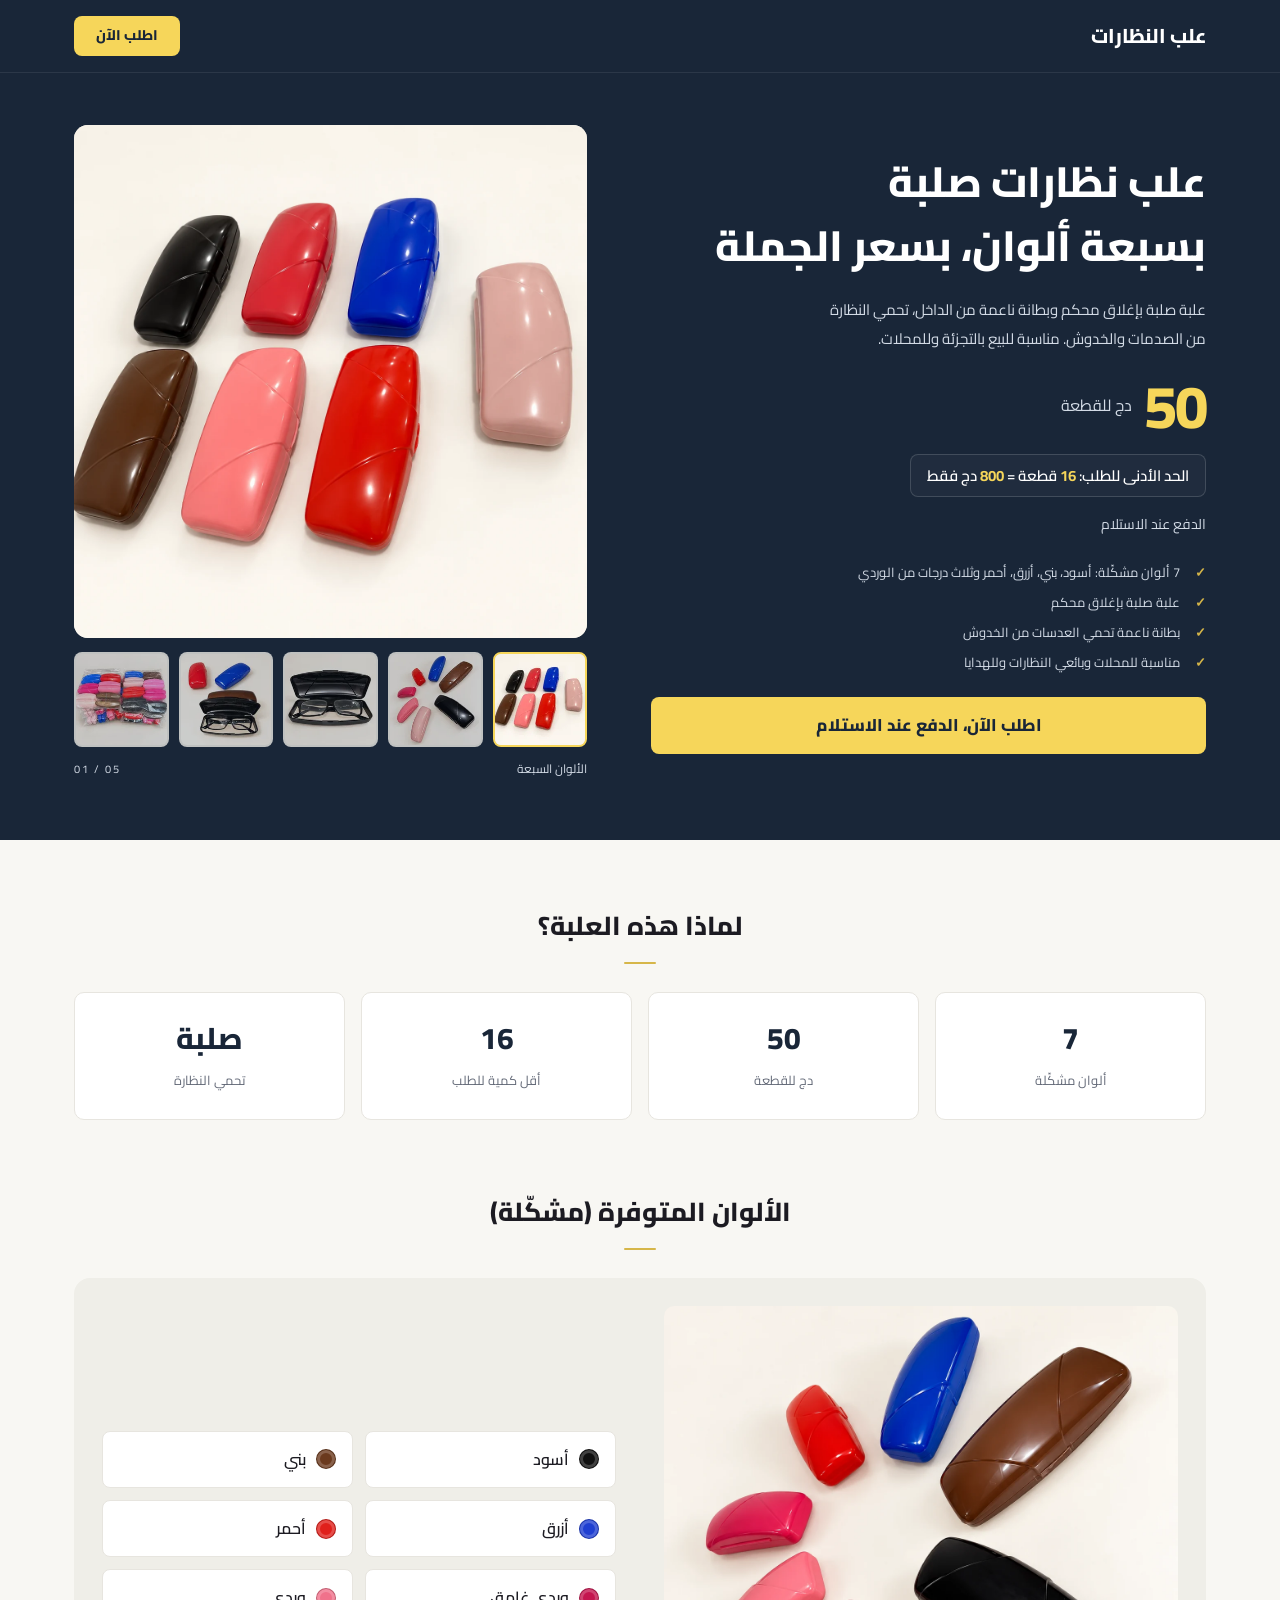
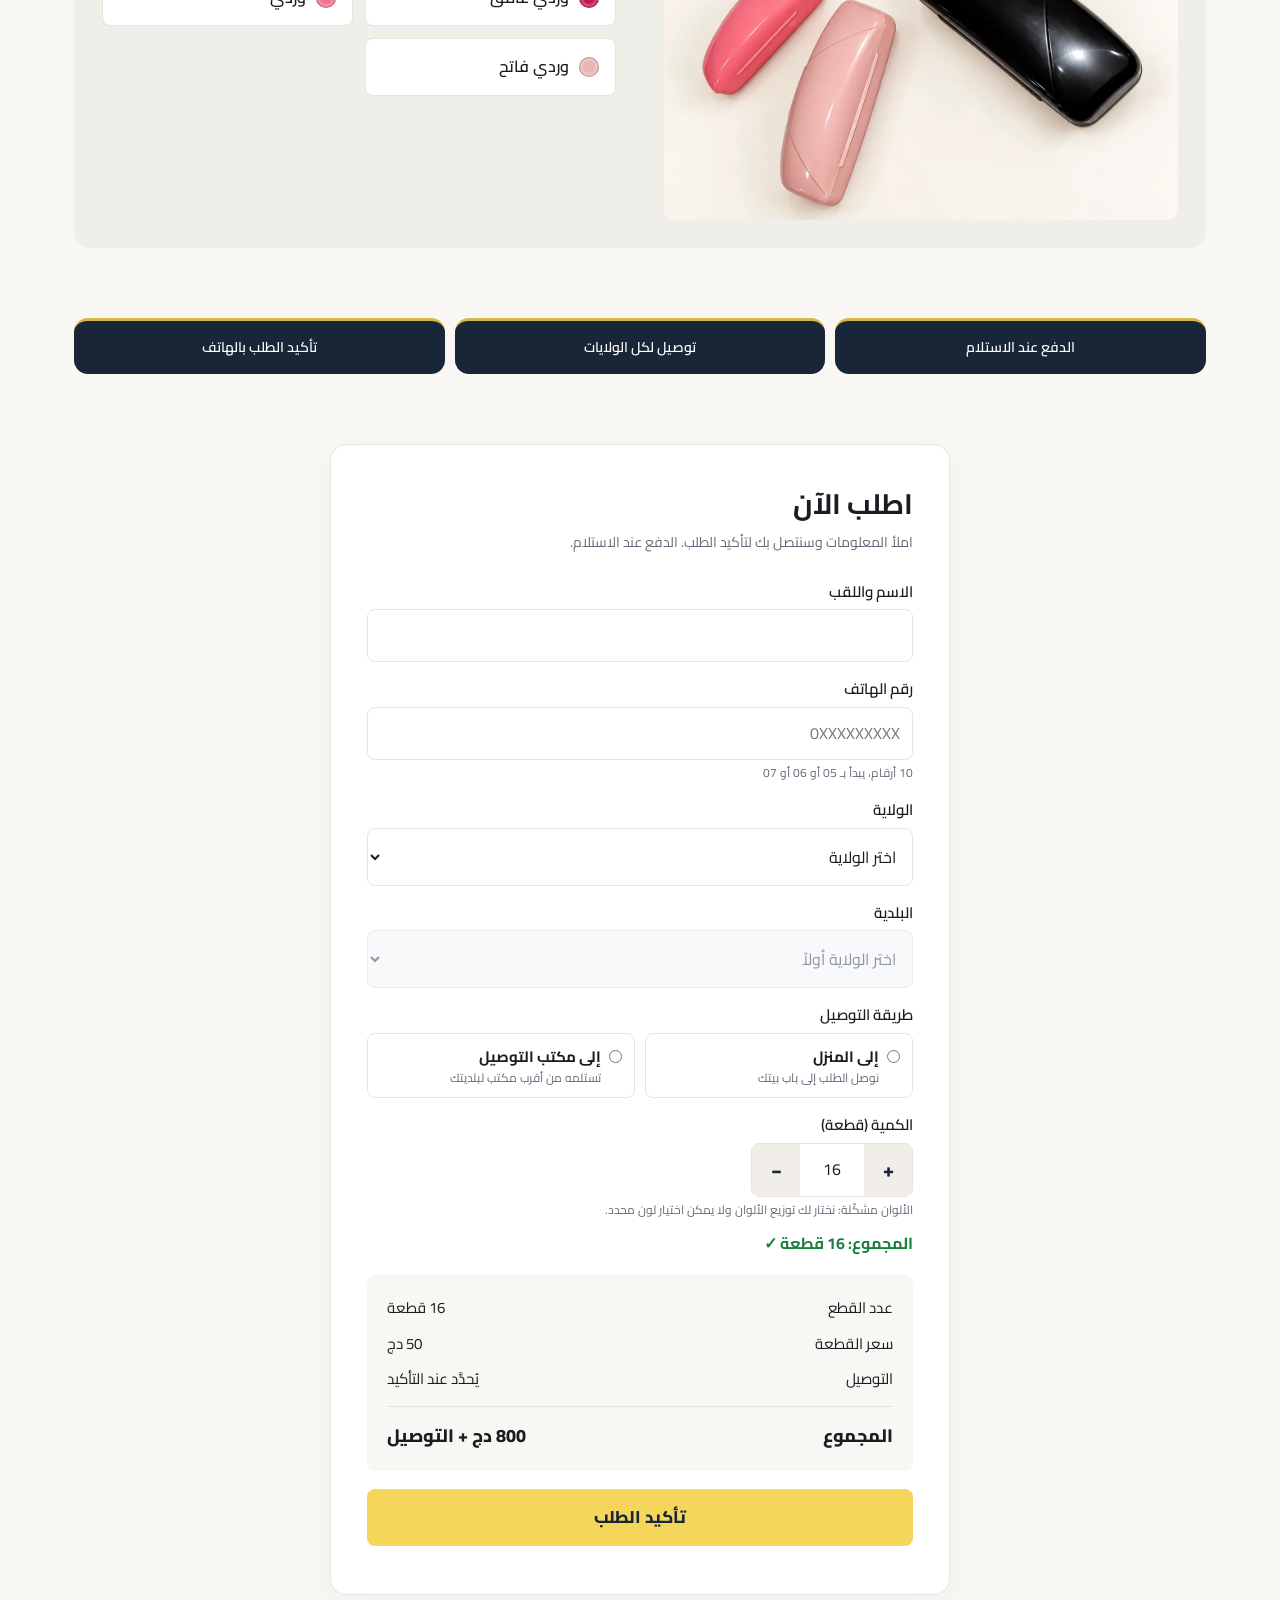
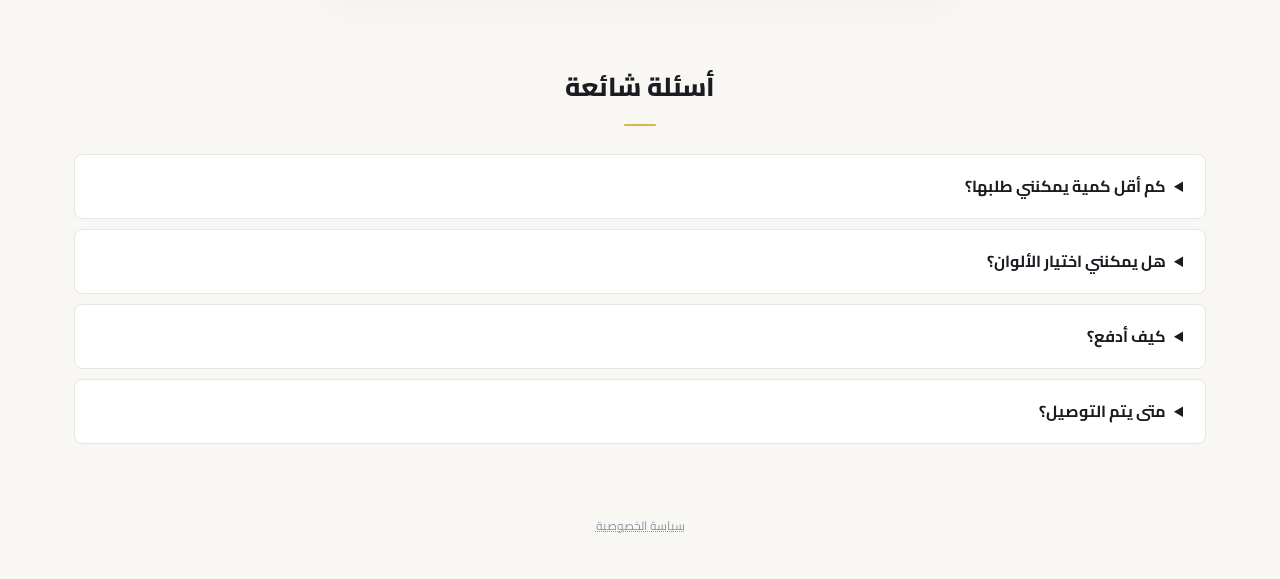
<file: index.html>
<!DOCTYPE html>
<html lang="ar" dir="rtl">
<head>
  <meta charset="UTF-8">
  <meta name="viewport" content="width=device-width, initial-scale=1">
  <meta name="theme-color" content="#1b2a41">
  <title>علب النظارات بالجملة | 50 دج للقطعة</title>
  <meta name="description" content="علب نظارات صلبة بـ 7 ألوان. 50 دج للقطعة، الحد الأدنى للطلب 16 قطعة (800 دج). توصيل لكل الولايات والدفع عند الاستلام.">
  <meta property="og:title" content="علب النظارات بالجملة | 50 دج للقطعة">
  <meta property="og:description" content="7 ألوان، الحد الأدنى 16 قطعة بـ 800 دج، الدفع عند الاستلام.">
  <meta property="og:image" content="https://tlvlt.github.io/glasses-cases/images/colors-studio.webp">
  <meta property="og:url" content="https://tlvlt.github.io/glasses-cases/">
  <meta property="og:type" content="product">
  <link rel="preconnect" href="https://fonts.googleapis.com">
  <link rel="preconnect" href="https://fonts.gstatic.com" crossorigin>
  <link href="https://fonts.googleapis.com/css2?family=Cairo:wght@400;600;800&display=swap" rel="stylesheet">
  <link rel="stylesheet" href="styles.css">
</head>
<body>

<header>
  <div class="wrap">
    <div class="brand" id="brand">علب النظارات</div>
    <a class="mini" href="#order" data-track="header">اطلب الآن</a>
  </div>
</header>

<!-- ===================== HERO ===================== -->
<div class="hero">
  <div class="wrap">
    <div class="gallery">
      <div class="main"><img id="main-img" src="images/colors-studio.webp" alt="علب النظارات بسبعة ألوان" width="1254" height="1254" fetchpriority="high"></div>
      <div class="thumbs" id="thumbs" role="group" aria-label="صور المنتج"></div>
      <div class="gallery-caption"><span id="gallery-caption">الألوان السبعة</span><bdi id="gallery-count">01 / 05</bdi></div>
    </div>

    <div class="hero-copy">
      <h1>علب نظارات صلبة<br>بسبعة ألوان، بسعر الجملة</h1>
      <p class="lead">علبة صلبة بإغلاق محكم وبطانة ناعمة من الداخل، تحمي النظارة من الصدمات والخدوش. مناسبة للبيع بالتجزئة وللمحلات.</p>

      <div class="price">
        <strong id="price-unit"></strong><span>دج للقطعة</span>
      </div>
      <div class="offer">الحد الأدنى للطلب: <b id="min-qty"></b> قطعة = <b id="price-min"></b> دج فقط</div>
      <p class="delivery-note">الدفع عند الاستلام<span id="delivery-note"></span></p>

      <ul class="bullets">
        <li>7 ألوان مشكّلة: أسود، بني، أزرق، أحمر وثلاث درجات من الوردي</li>
        <li>علبة صلبة بإغلاق محكم</li>
        <li>بطانة ناعمة تحمي العدسات من الخدوش</li>
        <li>مناسبة للمحلات وبائعي النظارات وللهدايا</li>
      </ul>
      <a class="cta" href="#order" data-track="hero">اطلب الآن، الدفع عند الاستلام</a>
    </div>
  </div>
</div>

<main class="wrap">

  <!-- ===================== SPECS ===================== -->
  <section class="block">
    <h2 class="title">لماذا هذه العلبة؟</h2>
    <div class="specs">
      <div class="spec"><b>7</b><small>ألوان مشكّلة</small></div>
      <div class="spec"><b id="spec-unit"></b><small>دج للقطعة</small></div>
      <div class="spec"><b id="spec-min"></b><small>أقل كمية للطلب</small></div>
      <div class="spec"><b>صلبة</b><small>تحمي النظارة</small></div>
    </div>
  </section>

  <!-- ===================== COLORS ===================== -->
  <section class="block">
    <h2 class="title">الألوان المتوفرة (مشكّلة)</h2>
    <div class="colors-grid">
      <img src="images/colors-scatter-studio.webp" alt="علب النظارات بجميع الألوان" width="1254" height="1254" loading="lazy">
      <ul class="swatches" id="swatches"></ul>
    </div>
  </section>

  <!-- ===================== TRUST ===================== -->
  <section class="block">
    <div class="trust">
      <div>الدفع عند الاستلام</div>
      <div>توصيل لكل الولايات</div>
      <div>تأكيد الطلب بالهاتف</div>
    </div>
  </section>

  <!-- ===================== ORDER FORM ===================== -->
  <section class="block" id="order">
    <div class="card" id="order-card">
      <h2>اطلب الآن</h2>
      <p>املأ المعلومات وسنتصل بك لتأكيد الطلب. الدفع عند الاستلام.</p>

      <form id="order-form" novalidate>
        <label for="name">الاسم واللقب</label>
        <input id="name" name="name" autocomplete="name" required maxlength="100">
        <p class="err" data-for="name"></p>

        <label for="phone">رقم الهاتف</label>
        <input id="phone" name="phone" type="tel" inputmode="numeric" autocomplete="tel"
               required maxlength="20" placeholder="0XXXXXXXXX" dir="ltr" style="text-align:right">
        <p class="hint" id="phone-hint">10 أرقام، يبدأ بـ 05 أو 06 أو 07</p>
        <p class="err" data-for="phone"></p>

        <label for="wilaya">الولاية</label>
        <select id="wilaya" name="wilaya" required autocomplete="address-level1">
          <option value="">اختر الولاية</option>
        </select>
        <p class="err" data-for="wilaya"></p>

        <label for="commune">البلدية</label>
        <select id="commune" name="commune" required disabled>
          <option value="">اختر الولاية أولاً</option>
        </select>
        <p class="err" data-for="commune"></p>

        <span class="label" id="delivery-label">طريقة التوصيل</span>
        <div class="choices" role="radiogroup" aria-labelledby="delivery-label">
          <label class="choice"><input type="radio" name="delivery" value="home"><span>إلى المنزل<small>نوصل الطلب إلى باب بيتك</small></span></label>
          <label class="choice"><input type="radio" name="delivery" value="desk"><span>إلى مكتب التوصيل<small>تستلمه من أقرب مكتب لبلديتك</small></span></label>
        </div>
        <p class="err" data-for="delivery"></p>

        <div id="address-box" hidden>
          <label for="address">العنوان بالتفصيل</label>
          <textarea id="address" name="address" maxlength="300" rows="3"
                    autocomplete="street-address" placeholder="الحي، الشارع، رقم المنزل، أقرب معلم"></textarea>
          <p class="err" data-for="address"></p>
        </div>
        <p class="hint" id="desk-note" hidden>سنرسل طلبك إلى أقرب مكتب توصيل في بلديتك، ونؤكد معك المكتب عند الاتصال.</p>

        <label for="qty-mix">الكمية (قطعة)</label>
        <div class="stepper">
          <button type="button" data-step="-1" aria-label="أنقص">−</button>
          <input id="qty-mix" type="number" inputmode="numeric" min="1" max="5000">
          <button type="button" data-step="1" aria-label="زِد">+</button>
        </div>
        <p class="hint">الألوان مشكّلة: نختار لك توزيع الألوان ولا يمكن اختيار لون محدد.</p>
        <p class="qty-total" id="qty-total" role="status"></p>
        <p class="err" data-for="quantity"></p>

        <!-- honeypot: real users never see or fill this -->
        <div class="hp" aria-hidden="true">
          <label for="website">Website</label>
          <input id="website" name="website" tabindex="-1" autocomplete="off">
        </div>

        <div class="summary" id="summary">
          <div><span>عدد القطع</span><span id="sum-qty"></span></div>
          <div><span>سعر القطعة</span><span id="sum-unit"></span></div>
          <div><span>التوصيل</span><span id="sum-delivery"></span></div>
          <div class="total"><span>المجموع</span><span id="sum-total"></span></div>
        </div>

        <button type="submit" id="submit" class="cta">تأكيد الطلب</button>
        <p id="status" role="status" aria-live="polite"></p>
      </form>
    </div>
  </section>

  <!-- ===================== FAQ ===================== -->
  <section class="block">
    <h2 class="title">أسئلة شائعة</h2>
    <details class="faq">
      <summary>كم أقل كمية يمكنني طلبها؟</summary>
      <p>أقل كمية هي <bdi class="n" id="faq-min"></bdi> قطعة، أي <bdi class="n" id="faq-min-price"></bdi> دج. يمكنك طلب أكثر من ذلك بنفس سعر القطعة.</p>
    </details>
    <details class="faq">
      <summary>هل يمكنني اختيار الألوان؟</summary>
      <p>لا، الطلب يكون بألوان مشكّلة فقط: نحن نوزع لك الألوان المتوفرة (7 ألوان) ولا يمكن اختيار لون محدد.</p>
    </details>
    <details class="faq">
      <summary>كيف أدفع؟</summary>
      <p>الدفع عند الاستلام: تدفع للموزع بعد أن تستلم طلبك وتتأكد منه.</p>
    </details>
    <details class="faq">
      <summary>متى يتم التوصيل؟</summary>
      <p>بعد تأكيد الطلب بالهاتف نرسل لك الطلب. مدة التوصيل تختلف حسب الولاية وسنخبرك بها عند الاتصال.</p>
    </details>
  </section>
</main>

<footer>
  
  <details class="small">
    <summary>سياسة الخصوصية</summary>
    <p>نجمع فقط المعلومات التي تكتبها في استمارة الطلب: الاسم، رقم الهاتف، الولاية، البلدية والعنوان، وذلك من أجل تأكيد طلبك وتوصيله.</p>
    <p>نشارك هذه المعلومات فقط مع شركة التوصيل لإيصال طلبك، ولا نبيعها لأي طرف آخر.</p>
  </details>
</footer>

<!-- sticky mobile bar -->
<div class="sticky-cta" id="sticky">
  <div class="p"><span id="sticky-price"></span> دج للقطعة<small>الحد الأدنى <bdi class="n" id="sticky-min"></bdi> قطعة</small></div>
  <a class="cta" href="#order" data-track="sticky">اطلب الآن</a>
</div>

<script src="communes.js"></script>
<script>
/* ===================================================================
   CONFIG — edit these values, nothing else needs touching.
   =================================================================== */
const CONFIG = {
  UNIT_PRICE: 50,       // DA per piece
  MIN_QTY: 16,          // smallest order allowed (16 x 50 = 800 DA)
  MAX_QTY: 5000,
  DELIVERY_FEE: null,   // delivery cost in DA. 0 = free delivery. null = "set at confirmation"
  SUPABASE_URL: "https://zqlaymmgxgxagooqacab.supabase.co",
  SUPABASE_PUBLISHABLE_KEY: "sb_publishable_PI1JiJOmCsSqNSSVtv1LWw_JE2sHUGK",

  META_PIXEL_ID: "",    // Empty = disabled
  MIN_FILL_SECONDS: 4,  // forms submitted faster than this are treated as bots
  COOLDOWN_SECONDS: 60  // min delay between two orders from the same browser
};

const COLORS = [
  { id: "black",  name: "أسود",         hex: "#111111" },
  { id: "brown",  name: "بني",          hex: "#6b3a1e" },
  { id: "blue",   name: "أزرق",         hex: "#1f3fd1" },
  { id: "red",    name: "أحمر",         hex: "#e0201b" },
  { id: "fuchsia",name: "وردي غامق",    hex: "#c4164f" },
  { id: "pink",   name: "وردي",         hex: "#f0728b" },
  { id: "blush",  name: "وردي فاتح",    hex: "#e6b7b3" }
];

const WILAYAS = [
  "أدرار","الشلف","الأغواط","أم البواقي","باتنة","بجاية","بسكرة","بشار","البليدة","البويرة",
  "تمنراست","تبسة","تلمسان","تيارت","تيزي وزو","الجزائر","الجلفة","جيجل","سطيف","سعيدة",
  "سكيكدة","سيدي بلعباس","عنابة","قالمة","قسنطينة","المدية","مستغانم","المسيلة","معسكر","ورقلة",
  "وهران","البيض","إليزي","برج بوعريريج","بومرداس","الطارف","تندوف","تيسمسيلت","الوادي","خنشلة",
  "سوق أهراس","تيبازة","ميلة","عين الدفلى","النعامة","عين تموشنت","غرداية","غليزان","تيميمون","برج باجي مختار",
  "أولاد جلال","بني عباس","عين صالح","عين قزام","تقرت","جانت","المغير","المنيعة"
];
const IMAGES = [
  { file: "colors",         alt: "الألوان السبعة",       pos: "50% 60%" },
  { file: "colors-scatter", alt: "العلب بجميع الألوان",   pos: "50% 55%" },
  { file: "open-1",         alt: "علبة مفتوحة مع نظارة",  pos: "50% 50%" },
  { file: "open-2",         alt: "العلبة من الداخل",      pos: "50% 50%" },
  { file: "bags",           alt: "العلب في أكياس الجملة", pos: "50% 50%" }
];

/* ---------- helpers ---------- */
const $ = (s, r = document) => r.querySelector(s);
// non-breaking space keeps "1 000" in the right order inside the RTL page
const fmt = n => n.toLocaleString("fr-DZ").replace(/[   ]/g, " ");
const pageLoadedAt = Date.now();
const MIN_TOTAL = CONFIG.UNIT_PRICE * CONFIG.MIN_QTY;

/* ---------- tracking pixel (only if the ID is set) ---------- */
if (CONFIG.META_PIXEL_ID) {
  !function(f,b,e,v,n,t,s){if(f.fbq)return;n=f.fbq=function(){n.callMethod?n.callMethod.apply(n,arguments):n.queue.push(arguments)};if(!f._fbq)f._fbq=n;n.push=n;n.loaded=!0;n.version='2.0';n.queue=[];t=b.createElement(e);t.async=!0;t.src=v;s=b.getElementsByTagName(e)[0];s.parentNode.insertBefore(t,s)}(window,document,'script','https://connect.facebook.net/en_US/fbevents.js');
  fbq("init", CONFIG.META_PIXEL_ID);
  fbq("track", "PageView");
}
function track(metaEvent, data) {
  try { if (window.fbq) fbq("track", metaEvent, data || {}); } catch (_) {}
}
track("ViewContent", { content_name: "Glasses case", value: MIN_TOTAL, currency: "DZD" });
document.querySelectorAll("[data-track]").forEach(a =>
  a.addEventListener("click", () => track("InitiateCheckout")));

/* ---------- hidden admin entrance: tap the brand 5 times within 3 seconds ---------- */
(() => {
  let taps = [];
  $("#brand").addEventListener("click", () => {
    const now = Date.now();
    taps = taps.filter(t => now - t < 3000).concat(now);
    if (taps.length >= 5) location.href = "admin.html";
  });
})();

/* ---------- static numbers ---------- */
$("#price-unit").textContent = fmt(CONFIG.UNIT_PRICE);
$("#sticky-price").textContent = fmt(CONFIG.UNIT_PRICE);
$("#sticky-min").textContent = CONFIG.MIN_QTY;
$("#min-qty").textContent = CONFIG.MIN_QTY;
$("#price-min").textContent = fmt(MIN_TOTAL);
$("#spec-unit").textContent = fmt(CONFIG.UNIT_PRICE);
$("#spec-min").textContent = CONFIG.MIN_QTY;
$("#faq-min").textContent = CONFIG.MIN_QTY;
$("#faq-min-price").textContent = fmt(MIN_TOTAL);
if (CONFIG.DELIVERY_FEE !== null) {
  $("#delivery-note").textContent = CONFIG.DELIVERY_FEE === 0 ? " · توصيل مجاني" : ` · التوصيل ${fmt(CONFIG.DELIVERY_FEE)} دج`;
}

/* ---------- gallery ---------- */
const mainImg = $("#main-img");
const thumbs = $("#thumbs");
IMAGES.forEach((im, i) => {
  const b = document.createElement("button");
  b.type = "button";
  b.setAttribute("aria-label", im.alt);
  if (i === 0) b.setAttribute("aria-current", "true");
  const img = document.createElement("img");
  img.src = `images/${im.file}-thumb.webp`; img.alt = ""; img.loading = "lazy";
  img.style.objectPosition = im.pos;
  b.appendChild(img);
  b.addEventListener("click", () => {
    $("#gallery-caption").textContent = im.alt;
    $("#gallery-count").textContent = `${String(i + 1).padStart(2, "0")} / ${String(IMAGES.length).padStart(2, "0")}`;
    mainImg.src = `images/${im.file}-studio.webp`; mainImg.alt = im.alt; mainImg.style.objectPosition = im.pos;
    thumbs.querySelectorAll("button").forEach(x => x.removeAttribute("aria-current"));
    b.setAttribute("aria-current", "true");
  });
  thumbs.appendChild(b);
});
mainImg.style.objectPosition = IMAGES[0].pos;

/* ---------- colour list ---------- */
const swatches = $("#swatches");
COLORS.forEach(c => {
  const li = document.createElement("li");
  const dot = document.createElement("span"); dot.className = "dot"; dot.style.background = c.hex;
  li.append(dot, c.name);
  swatches.appendChild(li);
});

/* ---------- quantity ---------- */
const form = $("#order-form");
const qtyMix = $("#qty-mix");
const toInt = v => Math.max(0, Math.floor(Number(String(v).replace(/\D/g, "")) || 0));

// the stepper uses the markup that already exists in the page
form.querySelectorAll(".stepper button").forEach(b =>
  b.addEventListener("click", () => {
    const next = toInt(qtyMix.value) + Number(b.dataset.step);
    qtyMix.value = Math.min(CONFIG.MAX_QTY, Math.max(1, next));
    updateAll();
  }));
qtyMix.value = CONFIG.MIN_QTY;
qtyMix.addEventListener("input", updateAll);

const currentItems = () => ({ total: toInt(qtyMix.value) });

// only the number is forced left-to-right, the Arabic words around it stay right-to-left
const money = n => `<bdi class="n">${fmt(n)}</bdi> دج`;
function updateAll() {
  const { total } = currentItems();
  const ok = total >= CONFIG.MIN_QTY && total <= CONFIG.MAX_QTY;
  const t = $("#qty-total");
  t.className = "qty-total " + (ok ? "ok" : "low");
  t.textContent = total < CONFIG.MIN_QTY
    ? `المجموع: ${total} قطعة. ينقصك ${CONFIG.MIN_QTY - total} قطعة للوصول إلى الحد الأدنى (${CONFIG.MIN_QTY}).`
    : `المجموع: ${total} قطعة ✓`;
  if (ok) setError("quantity", "");

  $("#sum-qty").innerHTML = `<bdi class="n">${total}</bdi> قطعة`;
  $("#sum-unit").innerHTML = money(CONFIG.UNIT_PRICE);
  const items = total * CONFIG.UNIT_PRICE;
  if (CONFIG.DELIVERY_FEE === null) {
    $("#sum-delivery").textContent = "يُحدَّد عند التأكيد";
    $("#sum-total").innerHTML = `${money(items)} + التوصيل`;
  } else {
    $("#sum-delivery").innerHTML = CONFIG.DELIVERY_FEE === 0 ? "مجاني" : money(CONFIG.DELIVERY_FEE);
    $("#sum-total").innerHTML = money(items + CONFIG.DELIVERY_FEE);
  }
}

/* ---------- wilaya → commune (reactive) ---------- */
const wilayaSel = $("#wilaya");
const communeSel = $("#commune");
const COMMUNES = window.COMMUNES || null;
WILAYAS.forEach((w, i) => {
  const o = document.createElement("option");
  o.value = `${String(i + 1).padStart(2, "0")} - ${w}`;
  o.textContent = o.value;
  wilayaSel.appendChild(o);
});
wilayaSel.addEventListener("change", () => {
  const code = wilayaSel.value.slice(0, 2);
  const list = code && COMMUNES && COMMUNES[code];
  communeSel.textContent = "";
  setError("commune", "");
  if (!code) {
    communeSel.disabled = true;
    communeSel.add(new Option("اختر الولاية أولاً", ""));
  } else if (!list || !list.length) {
    // the list only comes from communes.js; never let the customer type it
    communeSel.disabled = true;
    communeSel.add(new Option("تعذر تحميل البلديات، أعد تحميل الصفحة", ""));
  } else {
    communeSel.disabled = false;
    communeSel.add(new Option("اختر البلدية", ""));
    [...list].sort((a, b) => a.localeCompare(b, "ar")).forEach(c => communeSel.add(new Option(c, c)));
  }
});

/* ---------- delivery type → address ---------- */
const addressBox = $("#address-box");
const deskNote = $("#desk-note");
const deliveryValue = () => (form.querySelector('input[name="delivery"]:checked') || {}).value || "";
form.querySelectorAll('input[name="delivery"]').forEach(r => r.addEventListener("change", () => {
  const home = deliveryValue() === "home";
  addressBox.hidden = !home;
  deskNote.hidden = home;
  setError("delivery", "");
  if (home) form.elements["address"].focus();
}));

/* ---------- hide sticky bar while the form is on screen ---------- */
const sticky = $("#sticky");
if ("IntersectionObserver" in window) {
  new IntersectionObserver(es => sticky.classList.toggle("hide", es[0].isIntersecting))
    .observe($("#order-card"));
}

/* ---------- phone ---------- */
const phoneInput = $("#phone");
function cleanPhone(raw) {
  let d = raw
    .replace(/[٠-٩]/g, c => c.charCodeAt(0) - 0x0660)   // Arabic-Indic digits
    .replace(/[۰-۹]/g, c => c.charCodeAt(0) - 0x06F0)   // Persian digits
    .replace(/\D/g, "");
  // pasted international format: +213 / 00213 5XXXXXXXX
  if (/^00213[567]\d{8}$/.test(d)) d = "0" + d.slice(5);
  else if (/^213[567]\d{8}$/.test(d)) d = "0" + d.slice(3);
  return d.slice(0, 10);   // never more than 10 digits
}
function phoneError(raw, live = false) {
  const d = cleanPhone(raw);
  if (!d) return "أدخل رقم الهاتف";
  const badStart = d.length >= 2 ? !/^0[567]/.test(d) : d !== "0";
  const short = !live && d.length < 10;   // while typing, only the prefix is judged
  const start = d.slice(0, 2);
  if (badStart && short) return `الرقم خاطئ: يبدأ بـ ${start} والصحيح أن يبدأ بـ 05 أو 06 أو 07، وهو قصير (${d.length} أرقام فقط من 10).`;
  if (badStart) return `الرقم خاطئ: يبدأ بـ ${start}، ورقم الهاتف يجب أن يبدأ بـ 05 أو 06 أو 07.`;
  if (short) return `الرقم قصير وخاطئ: أدخلت ${d.length} أرقام فقط، ورقم الهاتف يتكون من 10 أرقام.`;
  return "";
}
phoneInput.addEventListener("input", () => {
  const cleaned = cleanPhone(phoneInput.value);
  if (phoneInput.value !== cleaned) phoneInput.value = cleaned;   // digits only, max 10
  if (cleaned.length >= 2 && !/^0[567]/.test(cleaned)) setError("phone", phoneError(cleaned, true));
  else setError("phone", "");   // "too short" waits for blur / submit
});

/* ---------- validation ---------- */
const rules = {
  name:    () => { const v = form.elements["name"].value.trim(); return v.length >= 3 && /\p{L}/u.test(v) ? "" : "أدخل الاسم الكامل"; },
  phone:   () => phoneError(phoneInput.value),
  wilaya:  () => wilayaSel.value ? "" : "اختر الولاية",
  commune: () => !wilayaSel.value ? "اختر الولاية أولاً" : (communeSel.value ? "" : "اختر البلدية"),
  delivery: () => deliveryValue() ? "" : "اختر طريقة التوصيل: إلى المنزل أو إلى مكتب التوصيل",
  // measured exactly like the server does (spaces and line breaks collapsed)
  address: () => deliveryValue() !== "home" || form.elements["address"].value.replace(/\s+/g, " ").trim().length >= 8
                 ? "" : "أدخل العنوان بالتفصيل (الحي، الشارع...)",
  quantity: () => {
    const { total } = currentItems();
    if (total < CONFIG.MIN_QTY) return `أقل كمية للطلب هي ${CONFIG.MIN_QTY} قطعة`;
    if (total > CONFIG.MAX_QTY) return `أقصى كمية للطلب هي ${CONFIG.MAX_QTY} قطعة`;
    return "";
  }
};
const fieldEl = f => f === "delivery" ? $(".choices") : f === "quantity" ? $("#qty-total") : form.elements[f];
function setError(field, msg) {
  fieldEl(field).classList.toggle("invalid", !!msg);
  $(`.err[data-for="${field}"]`).textContent = msg;
  if (field === "phone") $("#phone-hint").hidden = !!msg;
}
function validate() {
  let first = null;
  for (const f of Object.keys(rules)) {
    const msg = rules[f]();
    setError(f, msg);
    if (msg && !first) first = f === "delivery" ? form.querySelector('input[name="delivery"]')
                             : f === "quantity" ? qtyMix
                             : fieldEl(f);
  }
  if (first) first.focus();
  return !first;
}
["name", "phone", "address"].forEach(f =>
  form.elements[f].addEventListener("blur", () => { if (form.elements[f].value) setError(f, rules[f]()); }));
["name", "address"].forEach(f =>
  form.elements[f].addEventListener("input", () => form.elements[f].classList.remove("invalid")));
wilayaSel.addEventListener("change", () => setError("wilaya", rules.wilaya()));
communeSel.addEventListener("change", () => setError("commune", rules.commune()));
updateAll();

/* ---------- submit ---------- */
const statusEl = $("#status");
const submitBtn = $("#submit");
const LAST_KEY = "last_order";

function showSuccess(orderId) {
  const card = $("#order-card");
  card.textContent = "";
  const box = document.createElement("div");
  box.className = "success";
  const ok = document.createElement("div"); ok.className = "ok"; ok.textContent = "✓";
  const h = document.createElement("h2"); h.textContent = "تم تسجيل طلبك بنجاح!";
  const p1 = document.createElement("p"); p1.textContent = `رقم الطلب: ${orderId}`;
  const p2 = document.createElement("p"); p2.textContent = "سيتصل بك فريقنا قريبًا لتأكيد الطلب. المرجو إبقاء هاتفك قريبًا منك.";
  box.append(ok, h, p1, p2);
  card.appendChild(box);
  card.scrollIntoView({ behavior: "smooth", block: "center" });
}

form.addEventListener("submit", async function (event) {
  event.preventDefault();
  if (submitBtn.disabled) return;

  // bot checks: honeypot filled, or form completed impossibly fast
  const botLike = form.elements["website"].value !== "" ||
                  (Date.now() - pageLoadedAt) / 1000 < CONFIG.MIN_FILL_SECONDS;

  if (!validate()) return;

  // cooldown against accidental double orders / spam from one browser
  try {
    const last = Number(localStorage.getItem(LAST_KEY) || 0);
    const wait = CONFIG.COOLDOWN_SECONDS - Math.floor((Date.now() - last) / 1000);
    if (wait > 0) {
      statusEl.style.color = "#b42318";
      statusEl.textContent = `لقد أرسلت طلبًا للتو. انتظر ${wait} ثانية قبل إرسال طلب آخر.`;
      return;
    }
  } catch (_) {}

  if (botLike) {
    // pretend success, send nothing
    showSuccess("—");
    return;
  }

  const original = submitBtn.textContent;
  submitBtn.disabled = true;
  submitBtn.textContent = "جاري إرسال الطلب...";
  statusEl.textContent = "";

  const items = currentItems();
  const payload = {
    customer_name: form.elements["name"].value.trim(),
    phone: cleanPhone(phoneInput.value),
    wilaya: wilayaSel.value,
    commune: communeSel.value,
    delivery_type: deliveryValue(),
    address: deliveryValue() === "home" ? form.elements["address"].value.trim() : "",
    quantity: items.total,
    website: form.elements["website"].value   // bot trap, always empty for real customers
  };

  try {
    const response = await fetch(`${CONFIG.SUPABASE_URL}/functions/v1/create-order`, {
      method: "POST",
      headers: { "Content-Type": "application/json", "apikey": CONFIG.SUPABASE_PUBLISHABLE_KEY },
      body: JSON.stringify(payload)
    });
    const result = await response.json().catch(() => ({}));
    if (response.status === 429 && result.error !== "Duplicate order") {
      // server spam brake: many orders in a few minutes
      statusEl.style.color = "#b42318";
      statusEl.textContent = "ضغط كبير على الطلبات حاليًا. حاول مرة أخرى بعد بضع دقائق.";
      submitBtn.disabled = false;
      submitBtn.textContent = original;
      return;
    }
    if (response.status === 429) {
      // this phone number already ordered a few minutes ago: don't create a second order
      statusEl.style.color = "#16803c";
      statusEl.textContent = "طلبك مسجل عندنا من قبل بهذا الرقم، سنتصل بك قريبًا لتأكيده. لا داعي لإعادة الطلب.";
      submitBtn.disabled = false;
      submitBtn.textContent = original;
      return;
    }
    if (!response.ok || !result.success) {
      const err = new Error(result.error || `HTTP ${response.status}`);
      err.server = true;   // we reached the server, so it's not an internet problem
      err.field = result.field;
      throw err;
    }

    try { localStorage.setItem(LAST_KEY, String(Date.now())); } catch (_) {}
    track("Purchase", { value: items.total * CONFIG.UNIT_PRICE, currency: "DZD", quantity: items.total });
    showSuccess(result.order_id);
  } catch (error) {
    console.error("Order submission failed:", error);
    statusEl.style.color = "#b42318";
    if (error.field && rules[error.field]) {
      setError(error.field, "هذه المعلومة غير صحيحة، تحقق منها");
      fieldEl(error.field).scrollIntoView({ behavior: "smooth", block: "center" });
    }
    statusEl.textContent = error.server
      ? `تعذر تسجيل الطلب. تحقق من معلوماتك وحاول مرة أخرى. [${error.message}]`
      : "ما قدرناش نسجلو الطلب. تحقق من الإنترنت وحاول مرة أخرى.";
    submitBtn.disabled = false;
    submitBtn.textContent = original;
  }
});
</script>
</body>
</html>
</file>
<file: styles.css>
:root {
      --navy: #1b2a41;
      --navy-2: #324a5f;
      --accent: #d6b649;
      --yellow: #f6d65a;
      --red: #d92d20;
      --green: #16803c;
      --bg: #f8f7f3;
      --ink: #1c1b22;
      --muted: #646a78;
      --line: #e3dfd8;
    }
    * { box-sizing: border-box; }
    [hidden] { display: none !important; }
    html { scroll-behavior: smooth; }
    body {
      margin: 0;
      font-family: "Cairo", Tahoma, Arial, sans-serif;
      background: var(--bg);
      color: var(--ink);
      line-height: 1.7;
      padding-bottom: 76px; /* room for sticky bar */
    }
    img { max-width: 100%; height: auto; display: block; }
    .wrap { max-width: 1040px; margin: 0 auto; padding: 0 16px; }
    /* numbers must stay left-to-right inside Arabic text */
    bdi.n, #price-min, #price-min-2, #sticky-price { direction: ltr; unicode-bidi: isolate; }

    /* ---------- header ---------- */
    header { position: sticky; top: 0; z-index: 20; background: var(--navy); color: #fff; }
    header .wrap { display: flex; align-items: center; justify-content: space-between; height: 58px; }
    .brand { font-weight: 800; font-size: 20px; letter-spacing: 1px; }
    header a.mini {
      color: var(--navy); background: var(--yellow); text-decoration: none;
      font-weight: 800; font-size: 14px; padding: 6px 16px; border-radius: 999px;
    }

    /* ---------- hero ---------- */
    .hero { background: radial-gradient(circle at 80% 0%, var(--navy-2), var(--navy) 70%); color: #fff; padding: 26px 0 38px; }
    .hero .wrap { display: grid; gap: 24px; }
    @media (min-width: 820px) {
      .hero .wrap { grid-template-columns: 1fr 1fr; align-items: center; gap: 44px; }
      body { padding-bottom: 0; }
      .sticky-cta { display: none !important; }
    }
    .gallery .main { border-radius: 18px; overflow: hidden; background: #000; aspect-ratio: 1 / 1; box-shadow: 0 12px 40px #0008; }
    .gallery .main img { width: 100%; height: 100%; object-fit: cover; }
    .thumbs { display: grid; grid-template-columns: repeat(5, 1fr); gap: 8px; margin-top: 10px; }
    .thumbs button {
      padding: 0; margin: 0; border: 2px solid transparent; border-radius: 10px;
      overflow: hidden; background: #000; cursor: pointer; aspect-ratio: 1 / 1;
      opacity: .65; transition: opacity .15s;
    }
    .thumbs button[aria-current="true"] { border-color: var(--accent); opacity: 1; }
    .thumbs img { width: 100%; height: 100%; object-fit: cover; }

    .hero h1 { margin: 0 0 6px; font-size: clamp(26px, 5vw, 38px); line-height: 1.3; font-weight: 800; }
    .hero p.lead { margin: 0 0 16px; color: #d3dbe6; }
    .price { display: flex; align-items: baseline; gap: 10px; margin: 6px 0 4px; }
    .price strong { direction: ltr; unicode-bidi: isolate; font-size: 38px; color: var(--yellow); font-weight: 800; line-height: 1; }
    .price span { color: #d3dbe6; font-size: 14px; }
    .offer {
      display: inline-block; margin: 6px 0 4px; padding: 6px 14px; border-radius: 10px;
      background: #ff6b6b24; border: 1px dashed #ff6b6b99; color: #fff; font-weight: 600; font-size: 15px;
    }
    .offer b { color: var(--yellow); }
    .delivery-note { color: #d3dbe6; font-size: 14px; margin: 6px 0 16px; }
    .bullets { list-style: none; padding: 0; margin: 0 0 22px; display: grid; gap: 6px; }
    .bullets li { padding-inline-start: 26px; position: relative; }
    .bullets li::before { content: "✓"; position: absolute; inset-inline-start: 0; top: 0; color: var(--accent); font-weight: 800; }
    .cta {
      display: block; width: 100%; text-align: center; text-decoration: none; border: 0; cursor: pointer;
      background: var(--yellow); color: var(--navy);
      font: inherit; font-weight: 800; font-size: 19px;
      padding: 14px 20px; border-radius: 12px;
      box-shadow: 0 6px 0 #b8940a;
      transition: transform .1s, box-shadow .1s;
    }
    .cta:active { transform: translateY(3px); box-shadow: 0 3px 0 #b8940a; }

    /* ---------- sections ---------- */
    section.block { padding: 36px 0 6px; }
    h2.title { margin: 0 0 18px; font-size: 24px; font-weight: 800; text-align: center; }
    h2.title::after { content: ""; display: block; width: 46px; height: 4px; border-radius: 4px; background: var(--accent); margin: 8px auto 0; }

    .specs { display: grid; grid-template-columns: repeat(2, 1fr); gap: 12px; }
    @media (min-width: 640px) { .specs { grid-template-columns: repeat(4, 1fr); } }
    .spec { background: #fff; border-radius: 14px; padding: 16px 8px; text-align: center; border: 1px solid var(--line); }
    .spec b { display: block; font-size: 24px; color: var(--navy); font-weight: 800; line-height: 1.3; }
    .spec small { color: var(--muted); font-size: 13px; }

    .colors-grid { display: grid; gap: 18px; align-items: center; }
    @media (min-width: 720px) { .colors-grid { grid-template-columns: 1fr 1fr; } }
    .colors-grid img { border-radius: 16px; width: 100%; max-width: 420px; margin-inline: auto; }
    .swatches { list-style: none; margin: 0; padding: 0; display: grid; grid-template-columns: 1fr 1fr; gap: 10px; }
    .swatches li {
      background: #fff; border: 1px solid var(--line); border-radius: 12px;
      padding: 10px 14px; font-weight: 600; display: flex; align-items: center; gap: 10px;
    }
    .dot { width: 22px; height: 22px; border-radius: 50%; flex: none; border: 1px solid #0003; }

    .trust { display: grid; grid-template-columns: repeat(3, 1fr); gap: 10px; }
    .trust div {
      background: var(--navy); color: #fff; border-radius: 14px;
      padding: 16px 8px; text-align: center; font-weight: 600; font-size: 14px; line-height: 1.5;
      border-top: 3px solid var(--accent); display: flex; align-items: center; justify-content: center;
    }

    /* ---------- form ---------- */
    #order { scroll-margin-top: 70px; }
    .card {
      background: #fff; border-radius: 18px; padding: 22px 18px;
      box-shadow: 0 8px 30px #1c1b2214; max-width: 560px; margin: 0 auto; border: 1px solid var(--line);
    }
    .card h2 { margin: 0 0 2px; font-size: 22px; }
    .card > p { margin: 0 0 8px; color: var(--muted); font-size: 14px; }
    label { display: block; font-weight: 600; margin: 14px 0 5px; font-size: 15px; }
    input, select, textarea {
      display: block; width: 100%; padding: 12px; font: inherit;
      border: 1.5px solid var(--line); border-radius: 10px; background: #fff; color: var(--ink);
    }
    select:disabled { background: #f6f7fa; color: var(--muted); cursor: not-allowed; }
    input:focus, select:focus, textarea:focus { outline: 3px solid #ff6b6b55; border-color: var(--accent); }
    .invalid { border-color: var(--red) !important; }
    .err { color: var(--red); font-size: 13px; margin: 3px 0 0; font-weight: 600; }
    .hint { color: var(--muted); font-size: 12px; margin: 3px 0 0; }
    .label { display: block; font-weight: 600; margin: 14px 0 5px; font-size: 15px; }
    .choices { display: grid; grid-template-columns: 1fr 1fr; gap: 10px; }
    .choice {
      margin: 0; display: flex; gap: 8px; align-items: flex-start; cursor: pointer;
      border: 1.5px solid var(--line); border-radius: 10px; padding: 10px 12px; font-weight: 700;
    }
    .choice input { width: auto; margin: 6px 0 0; accent-color: var(--navy); }
    .choice small { display: block; font-weight: 400; color: var(--muted); font-size: 12px; line-height: 1.5; }
    .choice:has(input:checked) { border-color: var(--accent); background: #ff6b6b14; }
    .choices.invalid .choice { border-color: var(--red); }
    #desk-note { margin-top: 10px; }

    /* quantity steppers */
    .stepper { display: inline-flex; align-items: stretch; border: 1.5px solid var(--line); border-radius: 10px; overflow: hidden; direction: ltr; }
    .stepper button {
      width: 40px; border: 0; background: #f1eee9; font: inherit; font-size: 20px; font-weight: 800;
      color: var(--navy); cursor: pointer;
    }
    .stepper button:active { background: #e3ded6; }
    .stepper input { width: 64px; border: 0; border-radius: 0; text-align: center; padding: 8px 4px; -moz-appearance: textfield; }
    .stepper input::-webkit-outer-spin-button, .stepper input::-webkit-inner-spin-button { -webkit-appearance: none; margin: 0; }
    .qty-total { margin: 10px 0 0; font-weight: 700; }
    .qty-total.ok { color: var(--green); }
    .qty-total.low { color: var(--red); }

    .hp { position: absolute; top: 0; inset-inline-start: 0; width: 0; height: 0; overflow: hidden; opacity: 0; pointer-events: none; }
    .summary { margin-top: 18px; background: var(--bg); border-radius: 12px; padding: 12px 16px; display: grid; gap: 4px; font-size: 15px; }
    .summary div { display: flex; justify-content: space-between; gap: 10px; }
    .summary .total { font-weight: 800; font-size: 18px; border-top: 1px dashed var(--line); padding-top: 6px; margin-top: 4px; }
    #submit { margin-top: 18px; }
    #submit:disabled { opacity: .6; cursor: wait; }
    #status { margin: 12px 0 0; text-align: center; font-weight: 600; }
    .success { text-align: center; padding: 14px 4px; }
    .success .ok { width: 64px; height: 64px; margin: 0 auto 6px; border-radius: 50%; background: var(--green); color: #fff; font-size: 36px; line-height: 64px; font-weight: 800; }
    .success h2 { color: var(--green); }

    /* ---------- faq ---------- */
    details.faq { background: #fff; border: 1px solid var(--line); border-radius: 12px; padding: 12px 16px; margin-bottom: 10px; }
    details.faq summary { font-weight: 700; cursor: pointer; }
    details.faq p { margin: 8px 0 0; color: var(--muted); }

    /* ---------- footer ---------- */
    footer { text-align: center; color: var(--muted); padding: 34px 16px 20px; font-size: 13px; }
    details.small { margin: 14px auto 0; max-width: 420px; font-size: 12px; color: #8f94a3; }
    details.small summary { cursor: pointer; list-style: none; text-decoration: underline dotted; }
    details.small summary::-webkit-details-marker { display: none; }
    details.small p { margin: 6px 0 0; line-height: 1.6; }

    /* ---------- sticky bar (mobile) ---------- */
    .sticky-cta {
      position: fixed; bottom: 0; inset-inline: 0; z-index: 30;
      background: #fff; border-top: 1px solid var(--line);
      padding: 10px 14px calc(10px + env(safe-area-inset-bottom, 0px));
      display: flex; align-items: center; gap: 12px; transition: transform .2s;
    }
    .sticky-cta.hide { transform: translateY(110%); }
    .sticky-cta .p { font-weight: 800; color: var(--navy); line-height: 1.2; white-space: nowrap; }
    .sticky-cta .p small { display: block; font-weight: 400; color: var(--muted); font-size: 12px; }
    .sticky-cta .cta { padding: 10px; font-size: 17px; box-shadow: none; }

/* Refined storefront: preserve the existing offer and ordering behavior. */
:root { --navy: #192638; --navy-2: #293c50; --line: #e7e5df; }
html { scroll-padding-top: 84px; }
.wrap { max-width: 1180px; padding-inline: 24px; }
header { border-bottom: 1px solid #ffffff14; }
header .wrap { height: 72px; }
.brand { letter-spacing: 0; }
header a.mini { border-radius: 8px; padding: 8px 22px; }
.hero { padding: 52px 0 60px; background: var(--navy); }
.hero .wrap { gap: 44px; }
.hero h1 { font-size: clamp(30px, 3.3vw, 44px); line-height: 1.5; margin-bottom: 18px; }
.hero p.lead { font-size: 15px; line-height: 1.95; max-width: 48ch; }
.price { gap: 12px; margin: 22px 0 12px; align-items: center; }
.price strong { font-size: 60px; letter-spacing: -2px; }
.price span { font-size: 16px; }
.offer { background: #ffffff08; border: 1px solid #ffffff26; border-radius: 8px; padding: 8px 16px; }
.delivery-note { margin-block: 12px 22px; }
.bullets { font-size: 13px; color: #d3dbe6; gap: 8px; margin-block: 24px; }
.cta { border-radius: 8px; box-shadow: none; font-size: 17px; padding: 14px 20px; transition: background .2s, transform .2s; }
.cta:hover, header a.mini:hover { background: #ffe389; }
.cta:active { box-shadow: none; transform: translateY(1px); }
a:focus-visible, button:focus-visible, summary:focus-visible { outline: 3px solid var(--accent); outline-offset: 5px; }
.gallery { min-width: 0; }
.gallery .main { background: #eeede7; border-radius: 14px; box-shadow: none; }
.gallery .main img { object-fit: contain; }
.thumbs { gap: 10px; margin-top: 14px; }
.thumbs button { background: #eeede7; opacity: .78; border-radius: 8px; }
.thumbs button:hover { opacity: 1; }
.thumbs button[aria-current="true"] { border-color: var(--yellow); }
.thumbs img { object-fit: contain; }
.gallery-caption { display: flex; align-items: center; justify-content: space-between; gap: 16px; color: #d3dbe6; font-size: 12px; margin-top: 12px; }
.gallery-caption bdi { font-size: 11px; letter-spacing: 2px; }
section.block { padding-top: 64px; }
h2.title { font-size: 26px; margin-bottom: 28px; }
h2.title::after { height: 2px; width: 32px; margin-top: 14px; }
.specs { gap: 16px; }
.spec { padding: 26px 12px; border-radius: 10px; }
.spec b { font-size: 30px; margin-bottom: 8px; }
.colors-grid { gap: 48px; padding: 28px; background: #efeee8; border-radius: 16px; }
.colors-grid img { max-width: none; aspect-ratio: 1; object-fit: contain; border-radius: 10px; }
.swatches { gap: 12px; }
.swatches li { border-radius: 8px; padding: 14px 16px; }
.dot { width: 20px; height: 20px; box-shadow: inset 0 0 0 3px #ffffff33; }
.card { border-radius: 16px; padding: 36px; max-width: 620px; box-shadow: 0 12px 44px #19263808; }
.card h2 { font-size: 28px; }
.card > p { margin-bottom: 24px; }
input, select, textarea { min-height: 52px; border-width: 1px; border-radius: 8px; }
input:focus, select:focus, textarea:focus { border-color: var(--navy-2); outline: 3px solid #324a5f20; }
.choice { border-radius: 8px; border-width: 1px; }
.choice input { min-height: auto; }
.choice:has(input:checked) { border-color: var(--navy-2); background: #324a5f08; }
.stepper { border-radius: 8px; }
.stepper button { width: 48px; }
.summary { padding: 20px; gap: 10px; border-radius: 8px; }
.summary .total { border-top-style: solid; padding-top: 14px; }
details.faq { padding: 18px 22px; border-radius: 8px; }
details.faq[open] { border-color: #b9c1ca; }
footer { padding-block: 42px; }
.sticky-cta { box-shadow: 0 -6px 24px #19263809; }
@media (min-width: 820px) {
  .hero .wrap { grid-template-columns: 1.08fr 1fr; gap: 64px; }
  .hero-copy { grid-column: 1; grid-row: 1; }
  .gallery { grid-column: 2; grid-row: 1; }
}
@media (max-width: 819px) {
  .wrap { padding-inline: 20px; }
  header .wrap { height: 60px; }
  .brand { font-size: 18px; }
  .hero { padding-block: 26px 32px; }
  .hero .wrap { display: flex; flex-direction: column; gap: 0; }
  .hero-copy { display: contents; }
  .hero h1 { order: 1; font-size: clamp(25px, 6.5vw, 36px); line-height: 1.5; margin: 0 0 12px; }
  .price { order: 2; margin: 0 0 10px; }
  .price strong { font-size: 48px; }
  .offer { order: 3; align-self: flex-start; font-size: 13px; margin: 0; }
  .delivery-note { order: 4; margin: 8px 0 14px; font-size: 12px; }
  .hero-copy > .cta { order: 5; margin-bottom: 24px; }
  .gallery { order: 6; width: 100%; }
  .hero p.lead { order: 7; margin: 24px 0 0; font-size: 14px; }
  .bullets { order: 8; margin-bottom: 0; }
  section.block { padding-top: 40px; }
  h2.title { font-size: 23px; margin-bottom: 22px; }
  .colors-grid { padding: 16px; gap: 24px; }
  .card { padding: 24px 20px; }
  .card h2 { font-size: 25px; }
  .specs { gap: 10px; }
  .spec { padding: 20px 10px; }
  .swatches li { padding: 10px; font-size: 13px; }
  body { padding-bottom: calc(84px + env(safe-area-inset-bottom, 0px)); }
}
@media (prefers-reduced-motion: reduce) {
  html { scroll-behavior: auto; }
  *, *::before, *::after { transition: none !important; }
}
</file>
